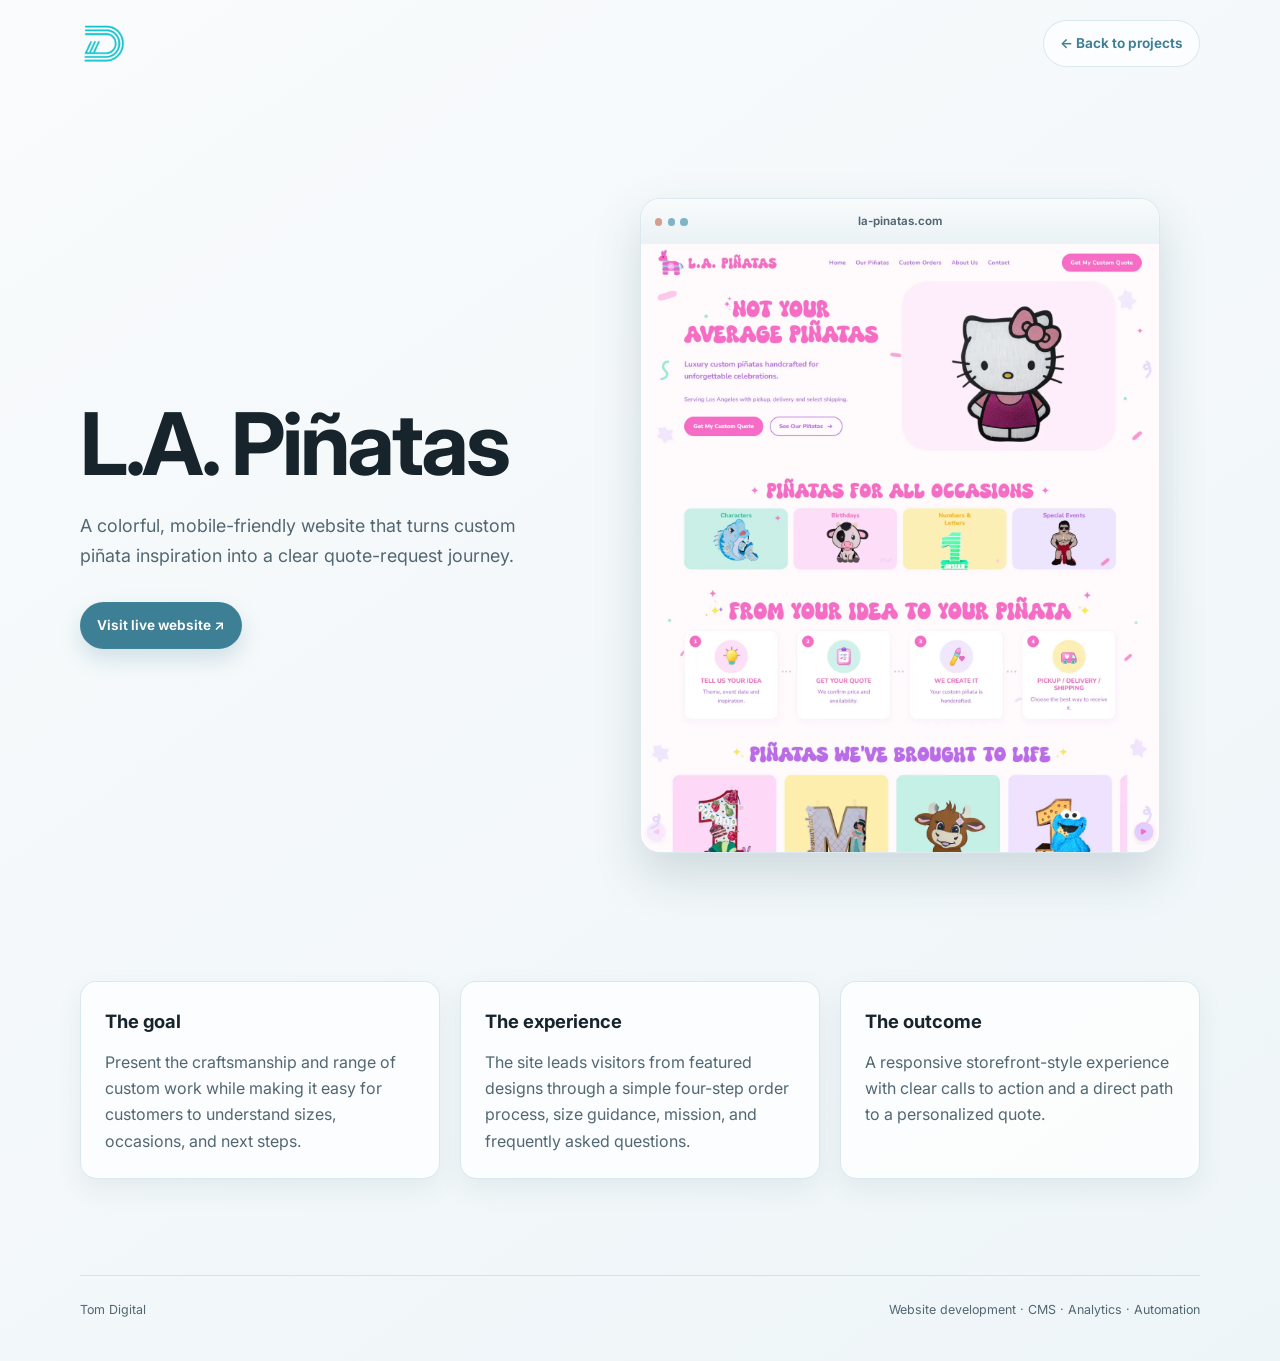
<file: case-study/la-pinatas/index.html>
<!doctype html>
<html lang="en">
<head>
  <meta charset="utf-8">
  <meta name="viewport" content="width=device-width, initial-scale=1">
  <title>L.A. Piñatas Case Study | Tom Digital</title>
  <meta name="description" content="A look at the website experience created for L.A. Piñatas, a custom piñata business in Los Angeles.">
  <link rel="preconnect" href="https://fonts.googleapis.com">
  <link rel="preconnect" href="https://fonts.gstatic.com" crossorigin>
  <link href="https://fonts.googleapis.com/css2?family=Inter:wght@400;500;600;700;800&amp;display=swap" rel="stylesheet">
  <link rel="stylesheet" href="../project.css">
</head>
<body>
  <header class="case-header">
    <a class="case-brand" href="../../index.html#projects" aria-label="Back to Tom Digital projects"><img src="../../img/tom-digital-logo-transparent.png" alt=""></a>
    <a class="case-back" href="../../index.html#projects">← Back to projects</a>
  </header>
  <main class="case-main">
    <section class="case-hero">
      <div>
        <h1>L.A. Piñatas</h1>
        <p class="case-intro">A colorful, mobile-friendly website that turns custom piñata inspiration into a clear quote-request journey.</p>
        <div class="case-actions"><a class="case-button" href="https://la-pinatas.com/" target="_blank" rel="noopener noreferrer">Visit live website ↗</a></div>
      </div>
      <figure class="case-browser">
        <div class="case-browser__bar"><span class="case-browser__dots" aria-hidden="true"><i></i><i></i><i></i></span><span>la-pinatas.com</span><span></span></div>
        <div class="case-browser__window"><img src="../../img/la-pinatas-full.webp" width="1440" height="4560" alt="Full-page view of the L.A. Piñatas website"></div>
      </figure>
    </section>
    <section class="case-sections" aria-label="Project details">
      <article class="case-section"><h2>The goal</h2><p>Present the craftsmanship and range of custom work while making it easy for customers to understand sizes, occasions, and next steps.</p></article>
      <article class="case-section"><h2>The experience</h2><p>The site leads visitors from featured designs through a simple four-step order process, size guidance, mission, and frequently asked questions.</p></article>
      <article class="case-section"><h2>The outcome</h2><p>A responsive storefront-style experience with clear calls to action and a direct path to a personalized quote.</p></article>
    </section>
  </main>
  <footer class="case-footer"><span>Tom Digital</span><span>Website development · CMS · Analytics · Automation</span></footer>
</body>
</html>
</file>
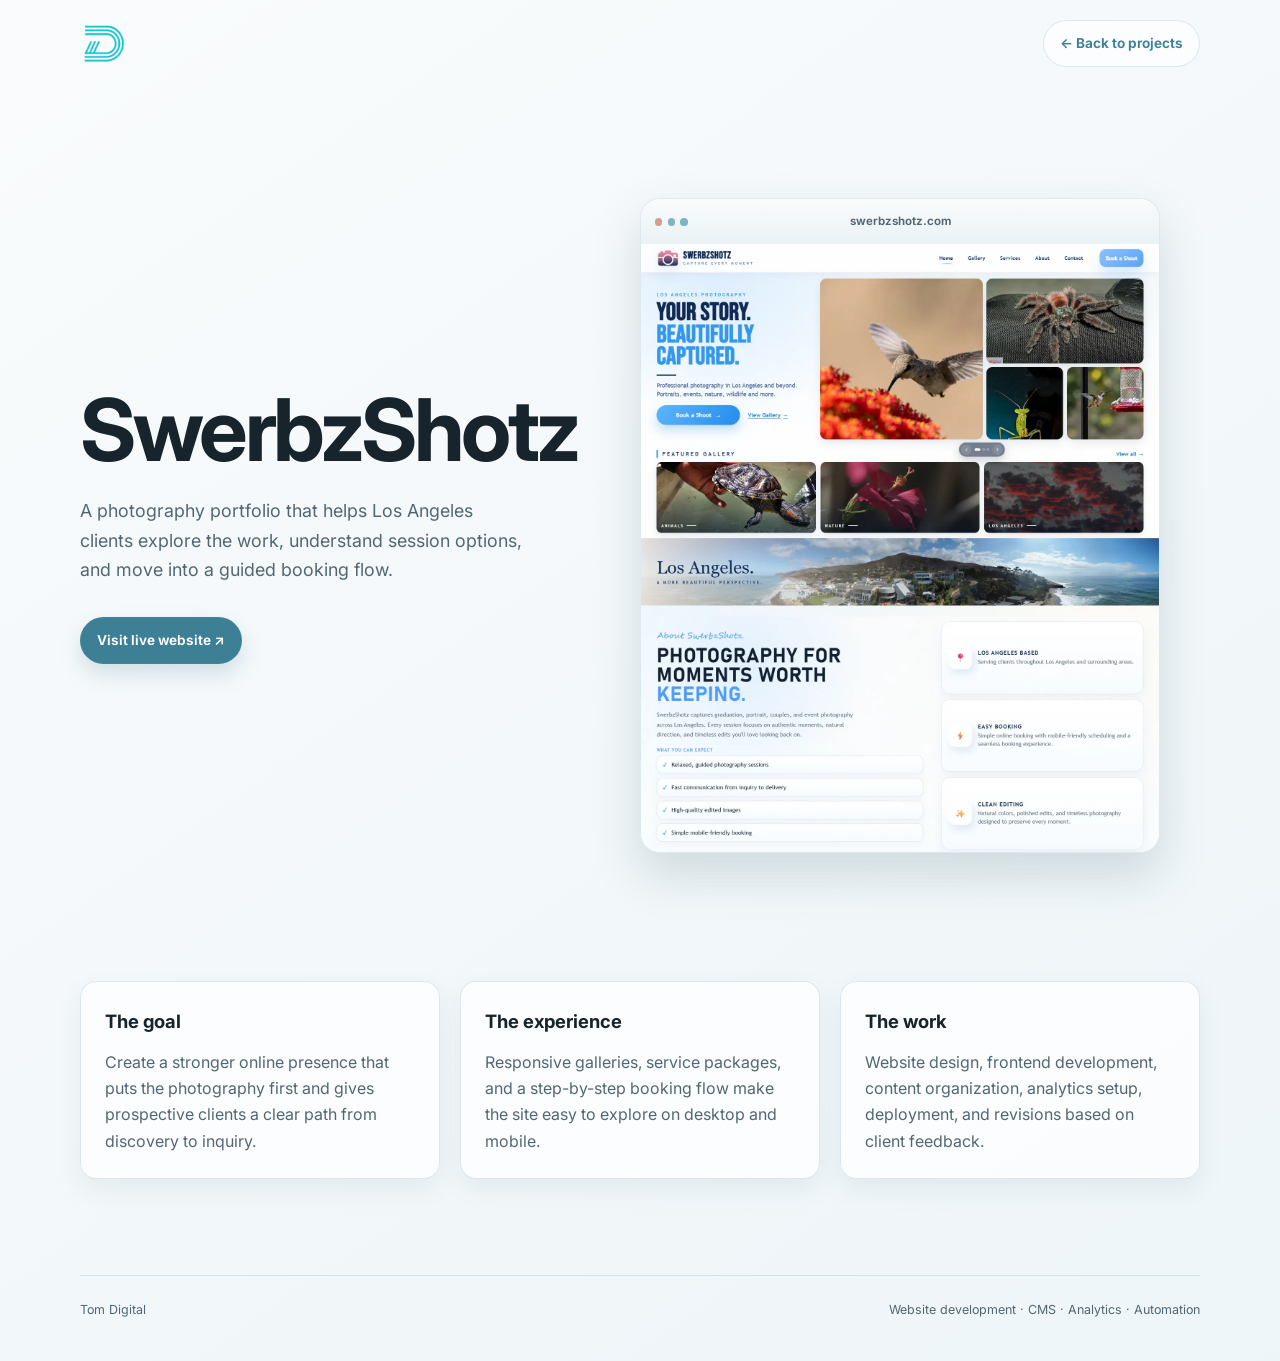
<file: case-study/swerbzshotz/index.html>
<!doctype html>
<html lang="en">
<head>
  <meta charset="utf-8">
  <meta name="viewport" content="width=device-width, initial-scale=1">
  <title>SwerbzShotz Case Study | Tom Digital</title>
  <meta name="description" content="A look at the responsive portfolio and booking experience created for SwerbzShotz photography.">
  <link rel="preconnect" href="https://fonts.googleapis.com">
  <link rel="preconnect" href="https://fonts.gstatic.com" crossorigin>
  <link href="https://fonts.googleapis.com/css2?family=Inter:wght@400;500;600;700;800&amp;display=swap" rel="stylesheet">
  <link rel="stylesheet" href="../project.css">
</head>
<body>
  <header class="case-header">
    <a class="case-brand" href="../../index.html#projects" aria-label="Back to Tom Digital projects"><img src="../../img/tom-digital-logo-transparent.png" alt=""></a>
    <a class="case-back" href="../../index.html#projects">← Back to projects</a>
  </header>
  <main class="case-main">
    <section class="case-hero">
      <div>
        <h1>SwerbzShotz</h1>
        <p class="case-intro">A photography portfolio that helps Los Angeles clients explore the work, understand session options, and move into a guided booking flow.</p>
        <div class="case-actions"><a class="case-button" href="https://swerbzshotz.com/" target="_blank" rel="noopener noreferrer">Visit live website ↗</a></div>
      </div>
      <figure class="case-browser">
        <div class="case-browser__bar"><span class="case-browser__dots" aria-hidden="true"><i></i><i></i><i></i></span><span>swerbzshotz.com</span><span></span></div>
        <div class="case-browser__window"><img src="../../img/swerbzshotz-full.webp" width="1440" height="6564" alt="Full-page view of the SwerbzShotz photography website"></div>
      </figure>
    </section>
    <section class="case-sections" aria-label="Project details">
      <article class="case-section"><h2>The goal</h2><p>Create a stronger online presence that puts the photography first and gives prospective clients a clear path from discovery to inquiry.</p></article>
      <article class="case-section"><h2>The experience</h2><p>Responsive galleries, service packages, and a step-by-step booking flow make the site easy to explore on desktop and mobile.</p></article>
      <article class="case-section"><h2>The work</h2><p>Website design, frontend development, content organization, analytics setup, deployment, and revisions based on client feedback.</p></article>
    </section>
  </main>
  <footer class="case-footer"><span>Tom Digital</span><span>Website development · CMS · Analytics · Automation</span></footer>
</body>
</html>
</file>
<file: case-study/project.css>
:root {
  color-scheme: light;
  --surface: #eef5f8;
  --surface-strong: #dfeef3;
  --ink: #17242c;
  --muted: #526772;
  --blue: #5097af;
  --blue-strong: #3d7f95;
  --warm: #c97a63;
  --line: rgba(80, 151, 175, 0.2);
}

* { box-sizing: border-box; }

html { scroll-behavior: smooth; }

body {
  margin: 0;
  color: var(--ink);
  background: linear-gradient(145deg, #f9fbfc 0%, var(--surface) 100%);
  font-family: Inter, ui-sans-serif, system-ui, sans-serif;
  line-height: 1.65;
}

img { max-width: 100%; }

a { color: inherit; text-decoration: none; }

a:focus-visible {
  outline: 3px solid var(--blue-strong);
  outline-offset: 4px;
}

::selection { color: #12242b; background: rgba(80, 151, 175, 0.22); }

.case-header,
.case-main,
.case-footer {
  width: min(1120px, calc(100% - 2rem));
  margin-inline: auto;
}

.case-header {
  display: flex;
  align-items: center;
  justify-content: space-between;
  gap: 1rem;
  padding-block: 1.2rem;
}

.case-brand img { display: block; width: 3rem; height: auto; }

.case-back,
.case-button {
  display: inline-flex;
  align-items: center;
  justify-content: center;
  min-height: 2.75rem;
  padding: 0.7rem 1rem;
  border: 1px solid var(--line);
  border-radius: 999px;
  font-size: 0.85rem;
  font-weight: 650;
}

.case-back { color: var(--blue-strong); background: rgba(255, 255, 255, 0.7); }
.case-button { color: white; background: var(--blue-strong); box-shadow: 0 10px 22px rgba(61, 127, 149, 0.2); }

.case-hero {
  display: grid;
  grid-template-columns: minmax(0, 0.85fr) minmax(0, 1.15fr);
  align-items: center;
  gap: clamp(2rem, 6vw, 5rem);
  padding: clamp(3rem, 8vw, 6rem) 0;
}

h1 {
  max-width: 11ch;
  margin: 0;
  font-size: clamp(2.6rem, 7vw, 5.4rem);
  line-height: 0.98;
  letter-spacing: -0.04em;
}

.case-intro {
  max-width: 60ch;
  margin: 1.5rem 0 0;
  color: var(--muted);
  font-size: clamp(1rem, 1.4vw, 1.16rem);
}

.case-actions { display: flex; flex-wrap: wrap; gap: 0.8rem; margin-top: 2rem; }

.case-browser {
  overflow: hidden;
  border: 1px solid var(--line);
  border-radius: 1.25rem;
  background: white;
  box-shadow: 0 22px 48px rgba(45, 83, 98, 0.18);
}

.case-browser__bar {
  display: grid;
  grid-template-columns: 3rem 1fr 3rem;
  align-items: center;
  min-height: 2.8rem;
  padding: 0.65rem 0.85rem;
  color: var(--muted);
  background: linear-gradient(180deg, #f9fbfc, #eaf2f5);
  font-size: 0.72rem;
  font-weight: 650;
  text-align: center;
}

.case-browser__dots { display: flex; gap: 0.32rem; }
.case-browser__dots i { width: 0.48rem; height: 0.48rem; border-radius: 50%; background: var(--blue); opacity: 0.7; }
.case-browser__dots i:first-child { background: var(--warm); }

.case-browser__window { height: clamp(24rem, 54vw, 38rem); overflow: hidden; }
.case-browser__window img { display: block; width: 100%; height: auto; }

.case-sections {
  display: grid;
  grid-template-columns: repeat(3, minmax(0, 1fr));
  gap: 1.25rem;
  padding: 1rem 0 6rem;
}

.case-section {
  padding: 1.5rem;
  border: 1px solid var(--line);
  border-radius: 1rem;
  background: rgba(255, 255, 255, 0.72);
  box-shadow: 0 10px 26px rgba(45, 83, 98, 0.08);
}

.case-section h2 { margin: 0 0 0.75rem; font-size: 1.15rem; }
.case-section p { margin: 0; color: var(--muted); }

.case-footer {
  display: flex;
  justify-content: space-between;
  gap: 1rem;
  padding: 1.5rem 0 2.5rem;
  border-top: 1px solid var(--line);
  color: var(--muted);
  font-size: 0.78rem;
}

@media (max-width: 760px) {
  .case-hero { grid-template-columns: 1fr; padding-top: 2.5rem; }
  .case-sections { grid-template-columns: 1fr; }
  .case-browser__window { height: 23rem; }
}

@media (prefers-reduced-motion: reduce) {
  html { scroll-behavior: auto; }
}
</file>
